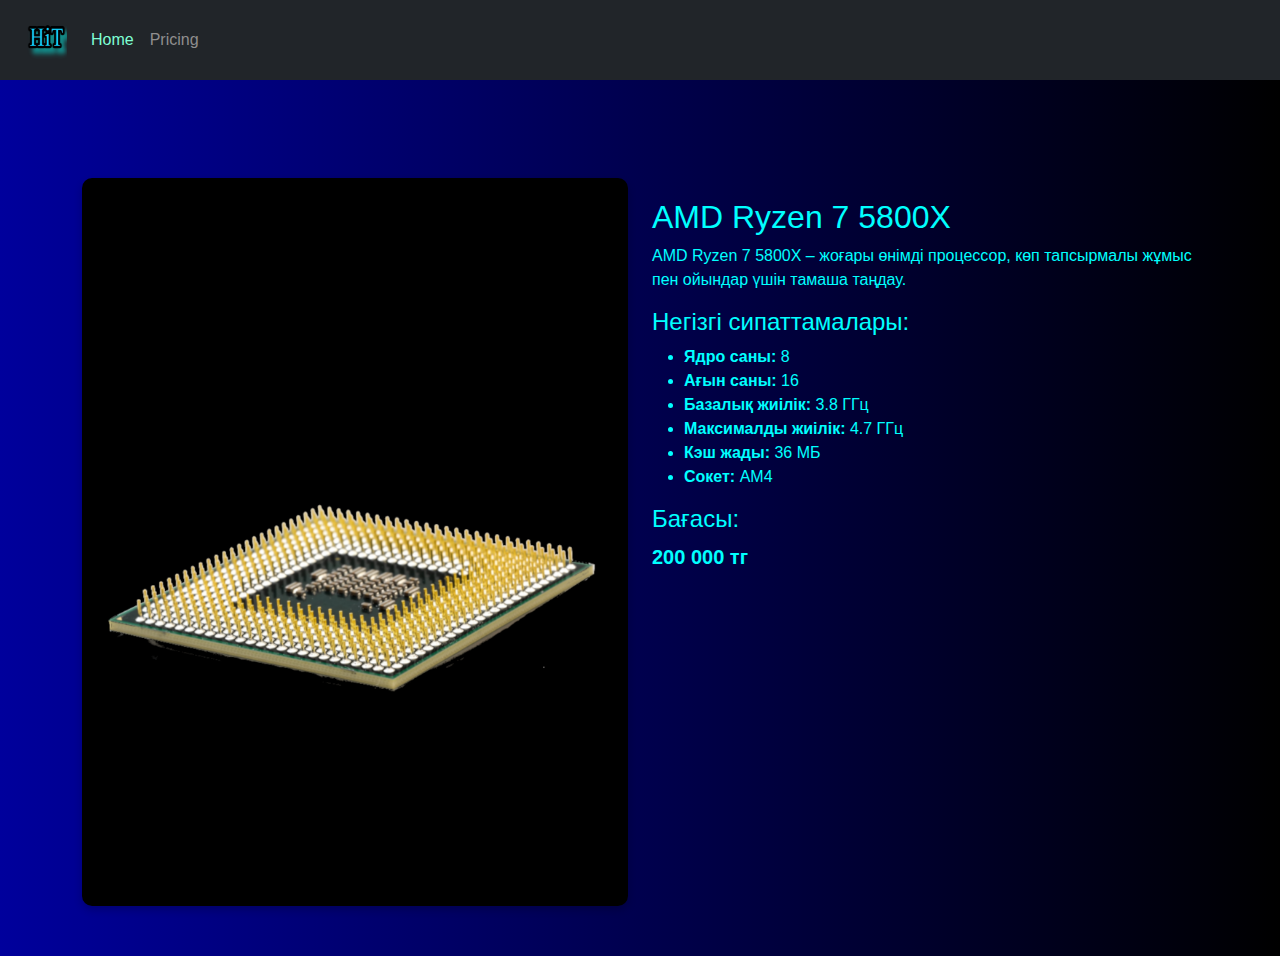
<file: cpu.html>
<!-- CPU Page: AMD Ryzen 7 5800X -->
<!DOCTYPE html>
<html lang="en">
<head>
  <meta charset="UTF-8">
  <meta name="viewport" content="width=device-width, initial-scale=1.0">
  <link href="https://cdn.jsdelivr.net/npm/bootstrap@5.2.2/dist/css/bootstrap.min.css" rel="stylesheet">
  <link rel="stylesheet" href="source/styles/mycss.css">
  <title>AMD Ryzen 7 5800X</title>
</head>
<body>
  <header>
    <nav class="navbar navbar-expand-lg bg-dark">
      <div class="container-fluid">
        <a class="navbar-brand" href="index.html"><img src="source/files/logo.png" alt="..."></a>
        <div class="collapse navbar-collapse">
          <ul class="navbar-nav">
            <li class="nav-item"><a class="nav-link" href="index.html">Home</a></li>
            <li class="nav-item"><a class="nav-link active" href="pricing.html">Pricing</a></li>
          </ul>
        </div>
      </div>
    </nav>
  </header>
  <section class="product-section">
    <div class="container mt-5">
      <div class="row">
        <div class="col-md-6">
          <img src="source/images/cpu.png" class="img-fluid" alt="AMD Ryzen 7 5800X">
        </div>
        <div class="col-md-6">
          <h2>AMD Ryzen 7 5800X</h2>
          <p>AMD Ryzen 7 5800X – жоғары өнімді процессор, көп тапсырмалы жұмыс пен ойындар үшін тамаша таңдау.</p>
          <h4>Негізгі сипаттамалары:</h4>
          <ul>
            <li><strong>Ядро саны:</strong> 8</li>
            <li><strong>Ағын саны:</strong> 16</li>
            <li><strong>Базалық жиілік:</strong> 3.8 ГГц</li>
            <li><strong>Максималды жиілік:</strong> 4.7 ГГц</li>
            <li><strong>Кэш жады:</strong> 36 МБ</li>
            <li><strong>Сокет:</strong> AM4</li>
          </ul>
          <h4>Бағасы:</h4>
          <p class="price"><strong>200 000 тг</strong></p>
        </div>
      </div>
    </div>
  </section>
</body>
</html>
</file>
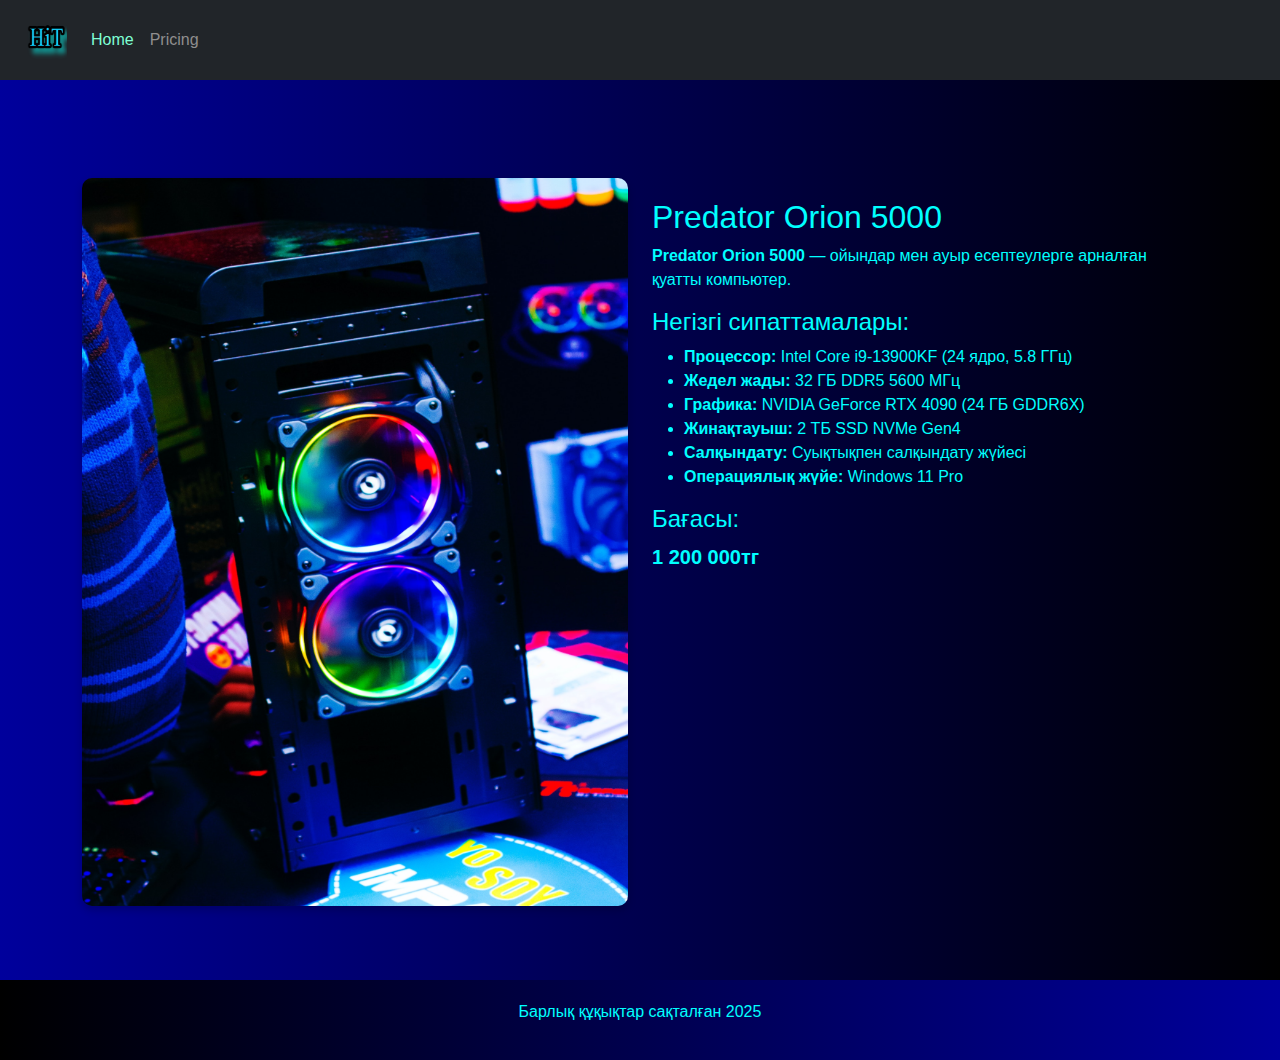
<file: gamingpc.html>
<!DOCTYPE html>
<html lang="en">

<head>
  <meta charset="UTF-8">
  <meta http-equiv="X-UA-Compatible" content="IE=edge">
  <meta name="viewport" content="width=device-width, initial-scale=1.0">
  <link href="https://cdn.jsdelivr.net/npm/bootstrap@5.2.2/dist/css/bootstrap.min.css" rel="stylesheet">
  <link rel="stylesheet" href="source/styles/mycss.css">
  <title>Predator Orion 5000</title>
</head>

<body>
    <header>
        <nav class="navbar navbar-expand-lg bg-dark">
          <div class="container-fluid">
            <a class="navbar-brand" href="index.html"><img src="source/files/logo.png" alt="..."></a>
            <button class="navbar-toggler" type="button" data-bs-toggle="collapse" data-bs-target="#navbarNav"
              aria-controls="navbarNav" aria-expanded="false" aria-label="Toggle navigation">
              <span class="navbar-toggler-icon"></span>
            </button>
            <div class="collapse navbar-collapse" id="navbarNav">
              <ul class="navbar-nav">
                <li class="nav-item">
                  <a class="nav-link" aria-current="page" href="index.html">Home</a>
                </li>
                <li class="nav-item">
                  <a class="nav-link active" href="pricing.html">Pricing</a>
                </li>
                
                
                </li>
              </ul>
            </div>
          </div>
        </nav>
      </header>

  <section class="product-section">
    <div class="container mt-5">
      <div class="row">
        <div class="col-md-6">
          <img src="source/images/gaming pc.png" class="img-fluid" alt="Predator Orion 5000">
        </div>
        <div class="col-md-6">
            <h2>Predator Orion 5000</h2>
            <p><strong>Predator Orion 5000</strong> — ойындар мен ауыр есептеулерге арналған қуатты компьютер.</p>

          <h4>Негізгі сипаттамалары:</h4>
          <ul>
            <li><strong>Процессор:</strong> Intel Core i9-13900KF (24 ядро, 5.8 ГГц)</li>
            <li><strong>Жедел жады:</strong> 32 ГБ DDR5 5600 МГц</li>
            <li><strong>Графика:</strong> NVIDIA GeForce RTX 4090 (24 ГБ GDDR6X)</li>
            <li><strong>Жинақтауыш:</strong> 2 ТБ SSD NVMe Gen4</li>
            <li><strong>Салқындату:</strong> Суықтықпен салқындату жүйесі</li>
            <li><strong>Операциялық жүйе:</strong> Windows 11 Pro</li>
          </ul>
          

          <h4>Бағасы:</h4>
          <p class="price"><strong>1 200 000тг</strong></p>
        </div>
      </div>
    </div>
  </section>

  <footer class="mt-4 text-center">
    <p>Барлық құқықтар сақталған 2025</p>
  </footer>

  <script src="https://cdn.jsdelivr.net/npm/bootstrap@5.2.2/dist/js/bootstrap.bundle.min.js"></script>
</body>

</html>
</file>
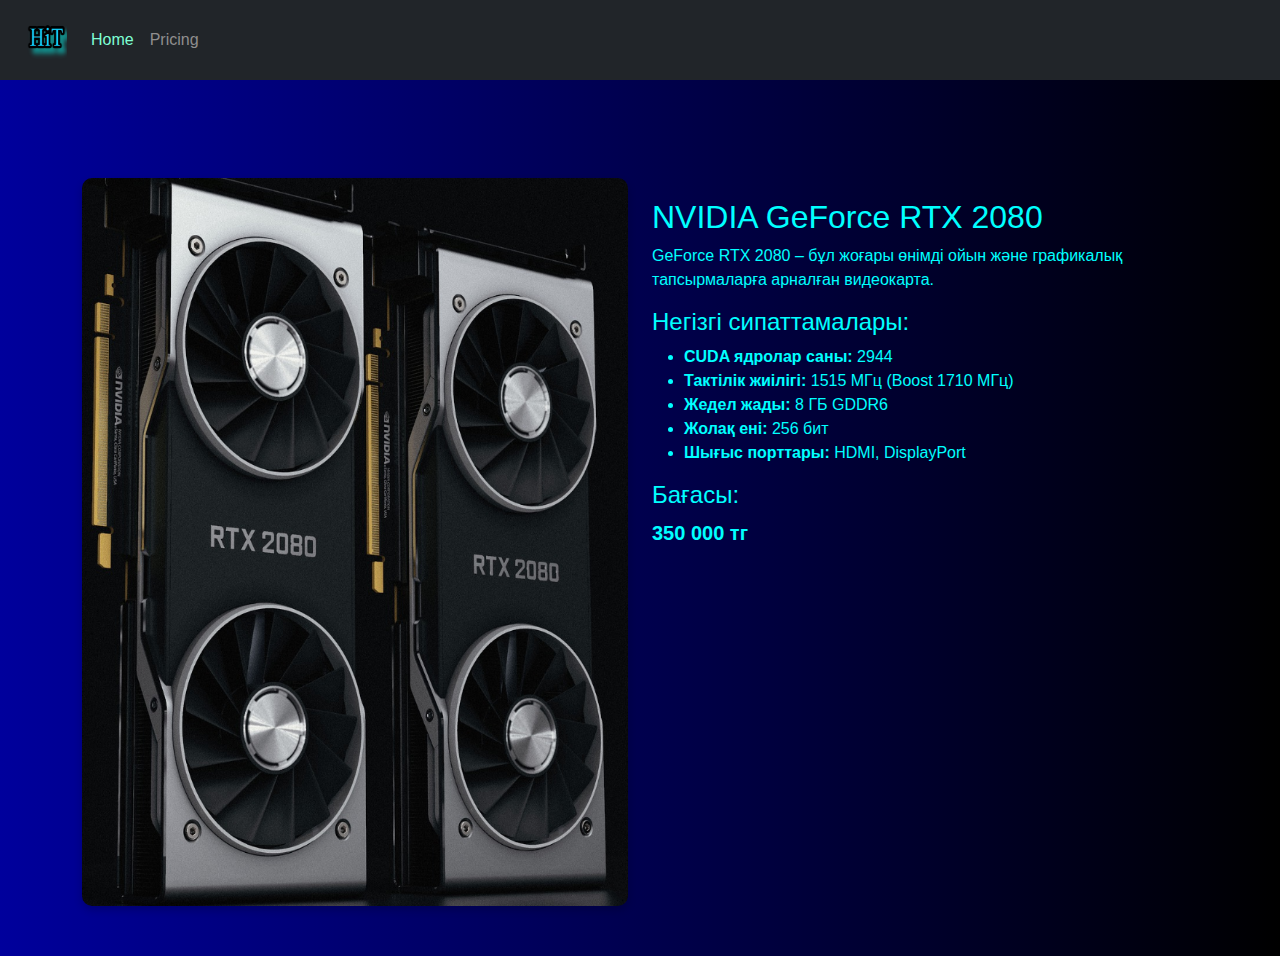
<file: gpu.html>
<!-- GPU Page: NVIDIA GeForce RTX 2080 -->
<!DOCTYPE html>
<html lang="en">
<head>
  <meta charset="UTF-8">
  <meta name="viewport" content="width=device-width, initial-scale=1.0">
  <link href="https://cdn.jsdelivr.net/npm/bootstrap@5.2.2/dist/css/bootstrap.min.css" rel="stylesheet">
  <link rel="stylesheet" href="source/styles/mycss.css">
  <title>NVIDIA GeForce RTX 2080</title>
</head>
<body>
  <header>
    <nav class="navbar navbar-expand-lg bg-dark">
      <div class="container-fluid">
        <a class="navbar-brand" href="index.html"><img src="source/files/logo.png" alt="..."></a>
        <div class="collapse navbar-collapse">
          <ul class="navbar-nav">
            <li class="nav-item"><a class="nav-link" href="index.html">Home</a></li>
            <li class="nav-item"><a class="nav-link active" href="pricing.html">Pricing</a></li>
          </ul>
        </div>
      </div>
    </nav>
  </header>
  <section class="product-section">
    <div class="container mt-5">
      <div class="row">
        <div class="col-md-6">
          <img src="source/images/gpu.png" class="img-fluid" alt="NVIDIA GeForce RTX 2080">
        </div>
        <div class="col-md-6">
          <h2>NVIDIA GeForce RTX 2080</h2>
          <p>GeForce RTX 2080 – бұл жоғары өнімді ойын және графикалық тапсырмаларға арналған видеокарта.</p>
          <h4>Негізгі сипаттамалары:</h4>
          <ul>
            <li><strong>CUDA ядролар саны:</strong> 2944</li>
            <li><strong>Тактілік жиілігі:</strong> 1515 МГц (Boost 1710 МГц)</li>
            <li><strong>Жедел жады:</strong> 8 ГБ GDDR6</li>
            <li><strong>Жолақ ені:</strong> 256 бит</li>
            <li><strong>Шығыс порттары:</strong> HDMI, DisplayPort</li>
          </ul>
          <h4>Бағасы:</h4>
          <p class="price"><strong>350 000 тг</strong></p>
        </div>
      </div>
    </div>
  </section>
</body>
</html>
</file>
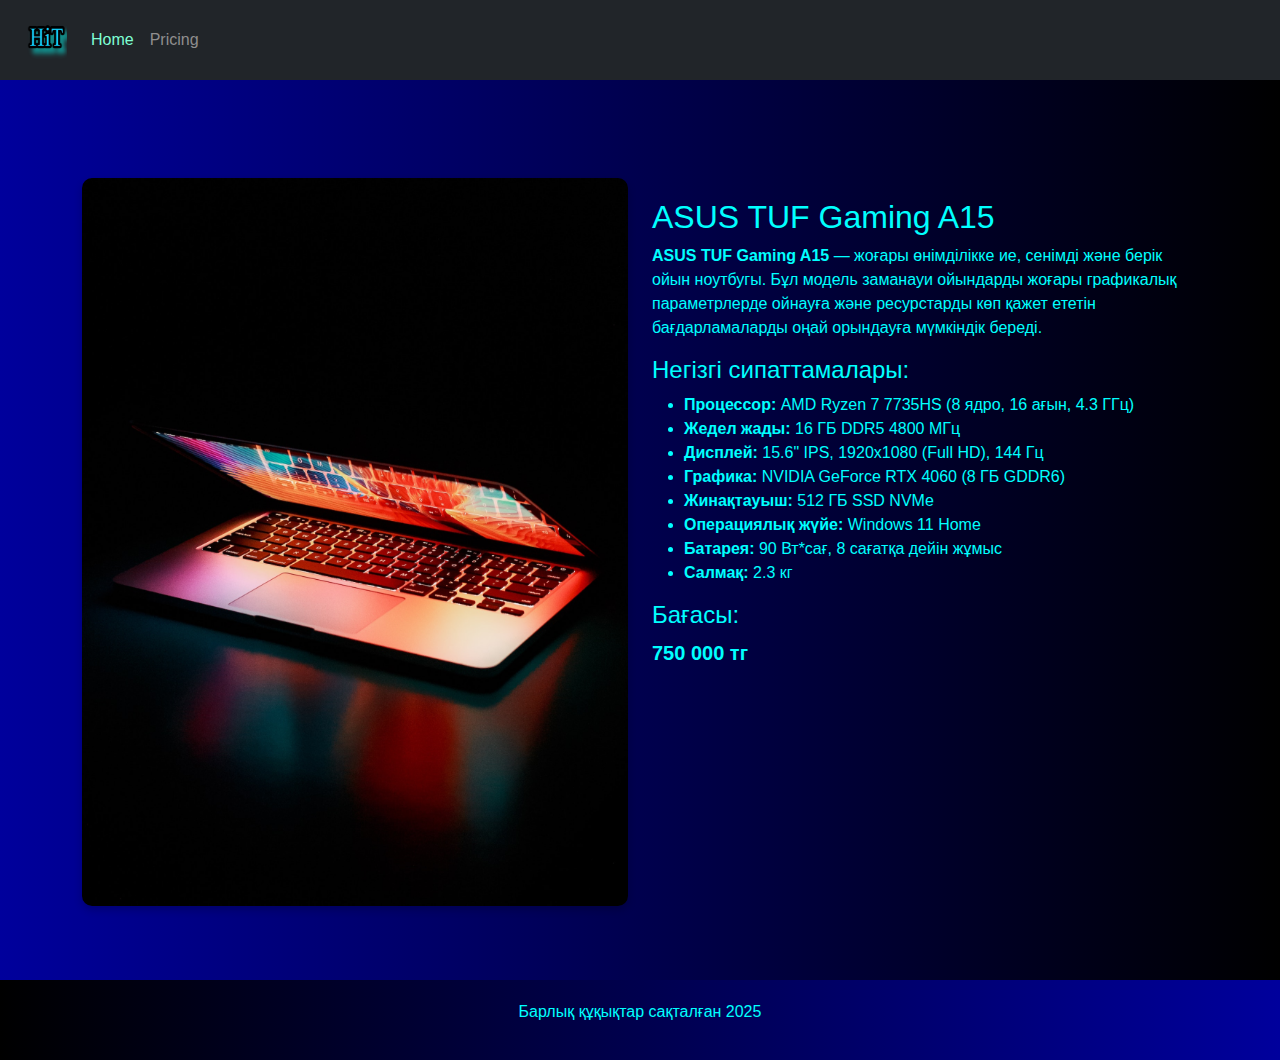
<file: laptop.html>
<!DOCTYPE html>
<html lang="en">

<head>
  <meta charset="UTF-8">
  <meta http-equiv="X-UA-Compatible" content="IE=edge">
  <meta name="viewport" content="width=device-width, initial-scale=1.0">
  <link href="https://cdn.jsdelivr.net/npm/bootstrap@5.2.2/dist/css/bootstrap.min.css" rel="stylesheet">
  <link rel="stylesheet" href="source/styles/mycss.css">
  <title>ASUS TUF Gaming A15</title>
</head>

<body>
    <header>
        <nav class="navbar navbar-expand-lg bg-dark">
          <div class="container-fluid">
            <a class="navbar-brand" href="index.html"><img src="source/files/logo.png" alt="..."></a>
            <button class="navbar-toggler" type="button" data-bs-toggle="collapse" data-bs-target="#navbarNav"
              aria-controls="navbarNav" aria-expanded="false" aria-label="Toggle navigation">
              <span class="navbar-toggler-icon"></span>
            </button>
            <div class="collapse navbar-collapse" id="navbarNav">
              <ul class="navbar-nav">
                <li class="nav-item">
                  <a class="nav-link" aria-current="page" href="index.html">Home</a>
                </li>
                <li class="nav-item">
                  <a class="nav-link active" href="pricing.html">Pricing</a>
                </li>
                
                
                </li>
              </ul>
            </div>
          </div>
        </nav>
      </header>

  <section class="product-section">
    <div class="container mt-5">
      <div class="row">
        <div class="col-md-6">
          <img src="source/images/laptop.png" class="img-fluid" alt="ASUS TUF Gaming A15">
        </div>
        <div class="col-md-6">
          <h2>ASUS TUF Gaming A15</h2>
          <p><strong>ASUS TUF Gaming A15</strong> — жоғары өнімділікке ие, сенімді және берік ойын ноутбугы. Бұл модель заманауи ойындарды жоғары графикалық параметрлерде ойнауға және ресурстарды көп қажет ететін бағдарламаларды оңай орындауға мүмкіндік береді.</p>
          
          <h4>Негізгі сипаттамалары:</h4>
          <ul>
            <li><strong>Процессор:</strong> AMD Ryzen 7 7735HS (8 ядро, 16 ағын, 4.3 ГГц)</li>
            <li><strong>Жедел жады:</strong> 16 ГБ DDR5 4800 МГц</li>
            <li><strong>Дисплей:</strong> 15.6" IPS, 1920x1080 (Full HD), 144 Гц</li>
            <li><strong>Графика:</strong> NVIDIA GeForce RTX 4060 (8 ГБ GDDR6)</li>
            <li><strong>Жинақтауыш:</strong> 512 ГБ SSD NVMe</li>
            <li><strong>Операциялық жүйе:</strong> Windows 11 Home</li>
            <li><strong>Батарея:</strong> 90 Вт*сағ, 8 сағатқа дейін жұмыс</li>
            <li><strong>Салмақ:</strong> 2.3 кг</li>
          </ul>

          

          <h4>Бағасы:</h4>
          <p class="price"><strong>750 000 тг</strong></p>
        </div>
      </div>
    </div>
  </section>

  <footer class="mt-4 text-center">
    <p>Барлық құқықтар сақталған 2025</p>
  </footer>

  <script src="https://cdn.jsdelivr.net/npm/bootstrap@5.2.2/dist/js/bootstrap.bundle.min.js"></script>
</body>

</html>
</file>
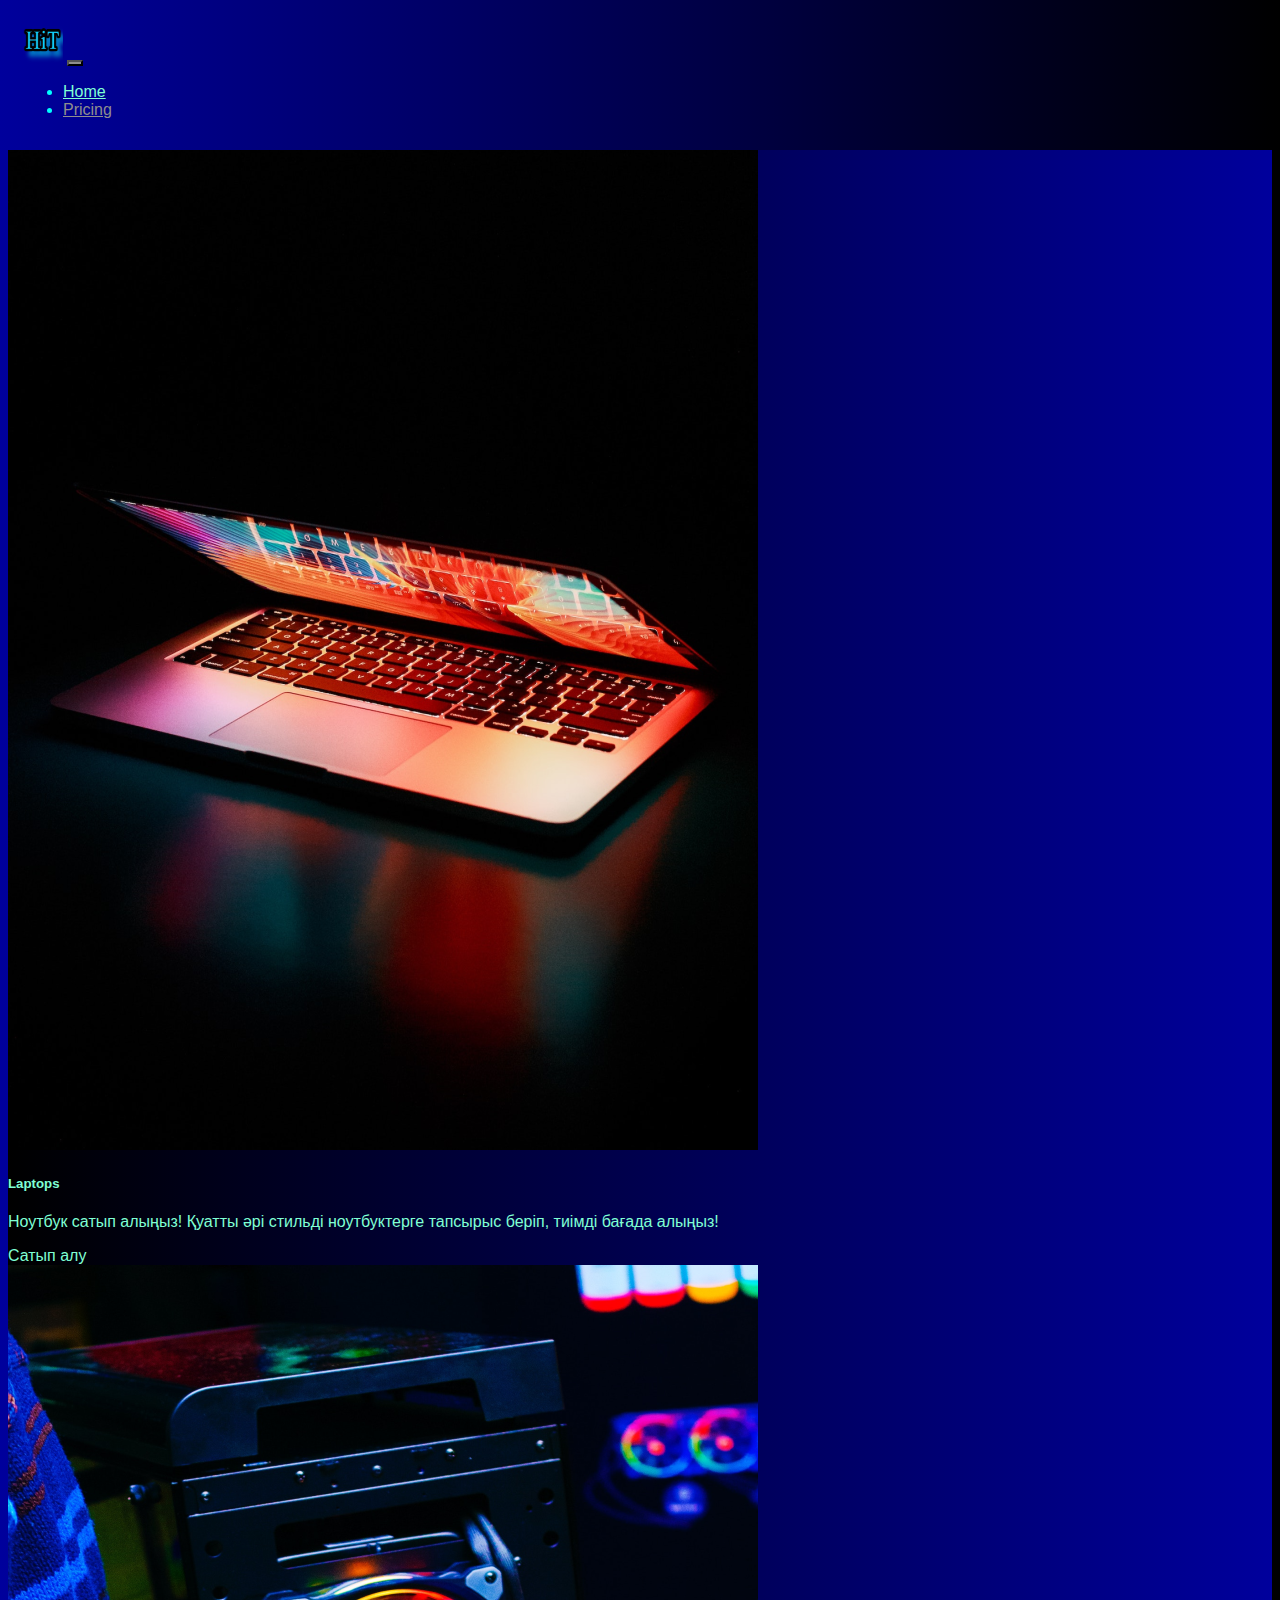
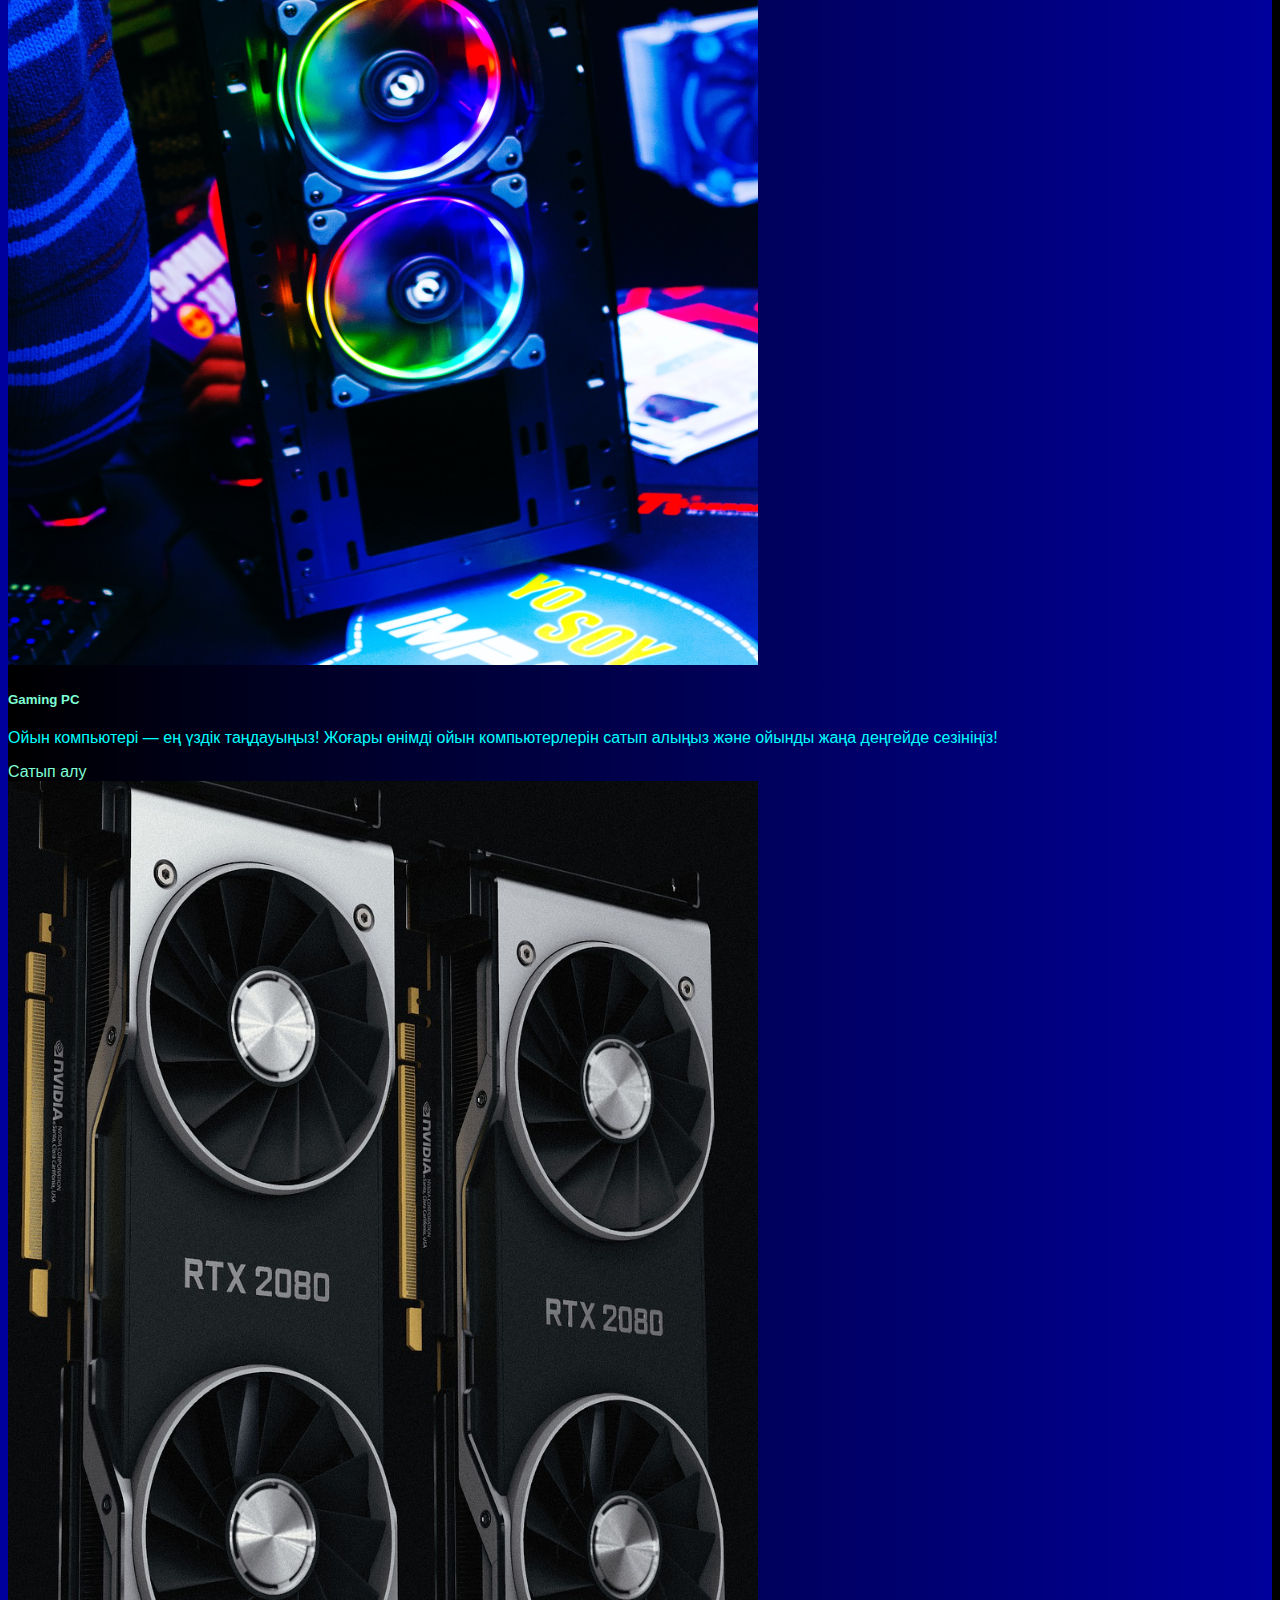
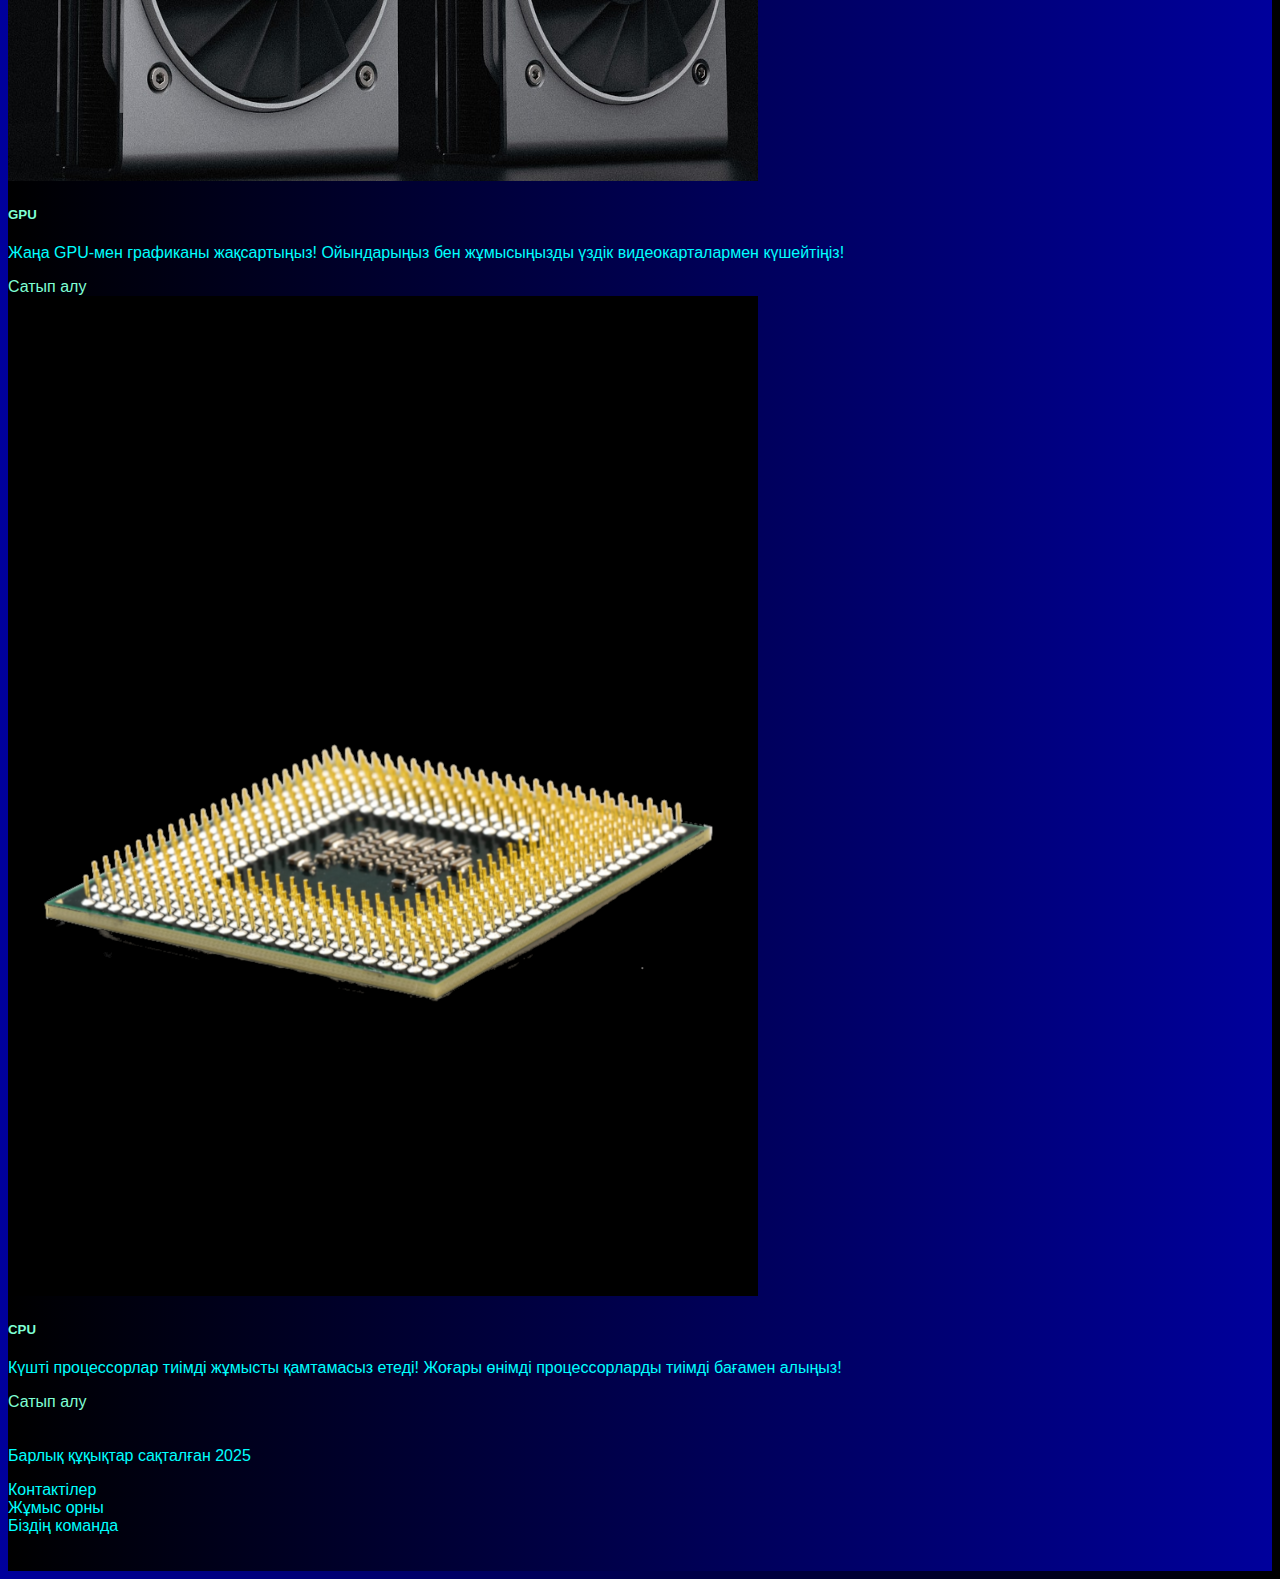
<file: pricing.html>
<!DOCTYPE html>
<html lang="en">

<head>
  <meta charset="UTF-8">
  <meta http-equiv="X-UA-Compatible" content="IE=edge">
  <meta name="viewport" content="width=device-width, initial-scale=1.0">
  <link href="https://cdn.jsdelivr.net/npm/bootstrap@5.2.2/dist/css/bootstrap.min.css" rel="stylesheet"
    integrity="sha384-Zenh87qX5JnK2Jl0vWa8Ck2rdkQ2Bzep5IDxbcnCeuOxjzrPF/et3URy9Bv1WTRi" crossorigin="anonymous">
  <link rel="stylesheet" href="source/styles/mycss.css">
  <title>HiT</title>
</head>

<body>
  <header>
    <nav class="navbar navbar-expand-lg bg-dark">
      <div class="container-fluid">
        <a class="navbar-brand" href="index.html"><img src="source/files/logo.png" alt="..."></a>
        <button class="navbar-toggler" type="button" data-bs-toggle="collapse" data-bs-target="#navbarNav"
          aria-controls="navbarNav" aria-expanded="false" aria-label="Toggle navigation">
          <span class="navbar-toggler-icon"></span>
        </button>
        <div class="collapse navbar-collapse" id="navbarNav">
          <ul class="navbar-nav">
            <li class="nav-item">
              <a class="nav-link" aria-current="page" href="index.html">Home</a>
            </li>
            <li class="nav-item">
              <a class="nav-link active" href="pricing.html">Pricing</a>
            </li>
            
            
            </li>
          </ul>
        </div>
      </div>
    </nav>
  </header>

  <section>
    <div class="container-fluid mt-4">
      <div class="row">
        <div class="col-lg-1">
        </div>

        <div class="col-lg-8 col-md-12">
          <div class="row">
            <div class="col-lg-4 col-md-6 mt-4">
              <div class="card">
                <a href="#"><img src="source/images/laptop.png" class="card-img-top" alt="Laptop"></a>
                <div class="card-body">
                  <h5 class="card-title"><a href="#">Laptops</a></h5>
                  <p class="card-text"><a href="#">
                      Ноутбук сатып алыңыз!
                      Қуатты әрі стильді ноутбуктерге тапсырыс беріп, тиімді бағада алыңыз!
                    </a></p>
                    <a href="laptop.html" class="btn btn-primary">Сатып алу</a>
                  </div>
              </div>
            </div>
            <div class="col-lg-4 col-md-6 mt-4">
              <div class="card">
                <img src="source/images/gaming pc.png" class="card-img-top" alt="Gaming PC">
                <div class="card-body">
                  <h5 class="card-title">Gaming PC</h5>
                  <p class="card-text">Ойын компьютері — ең үздік таңдауыңыз!
                    Жоғары өнімді ойын компьютерлерін сатып алыңыз және ойынды жаңа деңгейде сезініңіз!</p>
                  <a href="gamingpc.html" class="btn btn-primary">Сатып алу</a>
                </div>
              </div>
            </div>           
            <div class="col-lg-4 col-md-6 mt-4">
              <div class="card">
                <img src="source/images/gpu.png" class="card-img-top" alt="VR">
                <div class="card-body">
                  <h5 class="card-title">GPU</h5>
                  <p class="card-text">Жаңа GPU-мен графиканы жақсартыңыз!
                    Ойындарыңыз бен жұмысыңызды үздік видеокарталармен күшейтіңіз!</p>
                  <a href="gpu.html" class="btn btn-primary">Сатып алу</a>
                </div>
              </div>
            </div>
            <div class="col-lg-4 col-md-6 mt-4">
              <div class="card">
                <img src="source/images/cpu.png" class="card-img-top" alt="VR">
                <div class="card-body">
                  <h5 class="card-title">CPU</h5>
                  <p class="card-text">Күшті процессорлар тиімді жұмысты қамтамасыз етеді!
                    Жоғары өнімді процессорларды тиімді бағамен алыңыз!</p>
                  <a href="cpu.html" class="btn btn-primary">Сатып алу</a>
                </div>
              </div>
            </div>                
          </div>         
        </div>       
      </div>
    </div>
  </section>

  <footer class="mt-4">
    <div class="container-fluid">
      <div class="row">
        <div class="col-lg-4 col-md-12 footer-text text-center">
          <p>Барлық құқықтар сақталған 2025</p>
        </div>
        <div class="col-lg-4 col-md-12 footer-text text-center">
          <p>Контактілер<br>Жұмыс орны<br>Біздің команда</p>
        </div>
      </div>
    </div>
  </footer>

  <script src="https://cdn.jsdelivr.net/npm/bootstrap@5.2.2/dist/js/bootstrap.bundle.min.js"
    integrity="sha384-OERcA2EqjJCMA+/3y+gxIOqMEjwtxJY7qPCqsdltbNJuaOe923+mo//f6V8Qbsw3"
    crossorigin="anonymous"></script>
</body>

</html>
</file>
<file: source/styles/mycss.css>
@import url('https://fonts.googleapis.com/css?family=Michroma&display=swap');

.price {
    color: #00ff00; /* Ярко-зеленый цвет для цены */
    font-weight: bold;
  }
body {
    font-family: Michroma, serif;
    background: linear-gradient(90deg, #00009c 0%, #000000 100%);
}

p {
    color: aquamarine;
}

.nav-link {
    color:aquamarine;
}

.navbar-nav .nav-link.active {
    color:rgb(143, 142, 142);

}

.navbar-brand img {
    width: 40px;
}

.navbar-toggler {
    background-color: rgb(143, 142, 142);
}

.sidebar {
    color:aquamarine;
    background: linear-gradient(270deg, #00009c 0%, #000000 100%);


}

.card {
    background: linear-gradient(270deg, #00009c 0%, #000000 100%);
    color: aquamarine;
}

.card a {
    text-decoration: none;
    color: aquamarine;
}

.slide-text,
.footer-text {
    color: aquamarine;
    margin: auto auto;
    
}

footer,
.btn-outline-primary {
    background: linear-gradient(270deg, #00009c 0%, #000000 100%);

}
.media-links {
    display: flex;
    justify-content: center;
    align-items: center;
}

.call-anim {
    animation: call 2s ease 0s infinite normal forwards;
}

@keyframes call {
	0%,
	100% {
		transform: translateX(0%);
		transform-origin: 50% 50%;
	}

	15% {
		transform: translateX(-30px) rotate(-6deg);
	}

	30% {
		transform: translateX(15px) rotate(6deg);
	}

	45% {
		transform: translateX(-15px) rotate(-3.6deg);
	}

	60% {
		transform: translateX(9px) rotate(2.4deg);
	}

	75% {
		transform: translateX(-6px) rotate(-1.2deg);
	}
}


@media (max-width: 755px) {
    .carousel-indicators {
        display: none;
    }
}

body {
    font-family: Arial, sans-serif;
    background-color: #f8f9fa;
  }
  
  .navbar {
    padding: 15px;
  }
  
  .navbar-brand img {
    height: 40px;
  }
  
  .product-section {
    padding: 50px 0;
  }
  
  .product-section img {
    border-radius: 10px;
    box-shadow: 0 4px 8px rgba(0, 0, 0, 0.2);
  }
  
  .product-section h2 {
    margin-top: 20px;
  }
  
  .price {
    font-size: 20px;
    font-weight: bold;
    color: #28a745;
  }
  
  footer {
    background-color: #343a40;
    color: white;
    padding: 20px 0;
  }
  body {
    color: #00ffff; /* Голубой цвет, как у основного текста */
  }
  
  h2, h4, p, ul li {
    color: #00ffff !important;
  }
</file>
